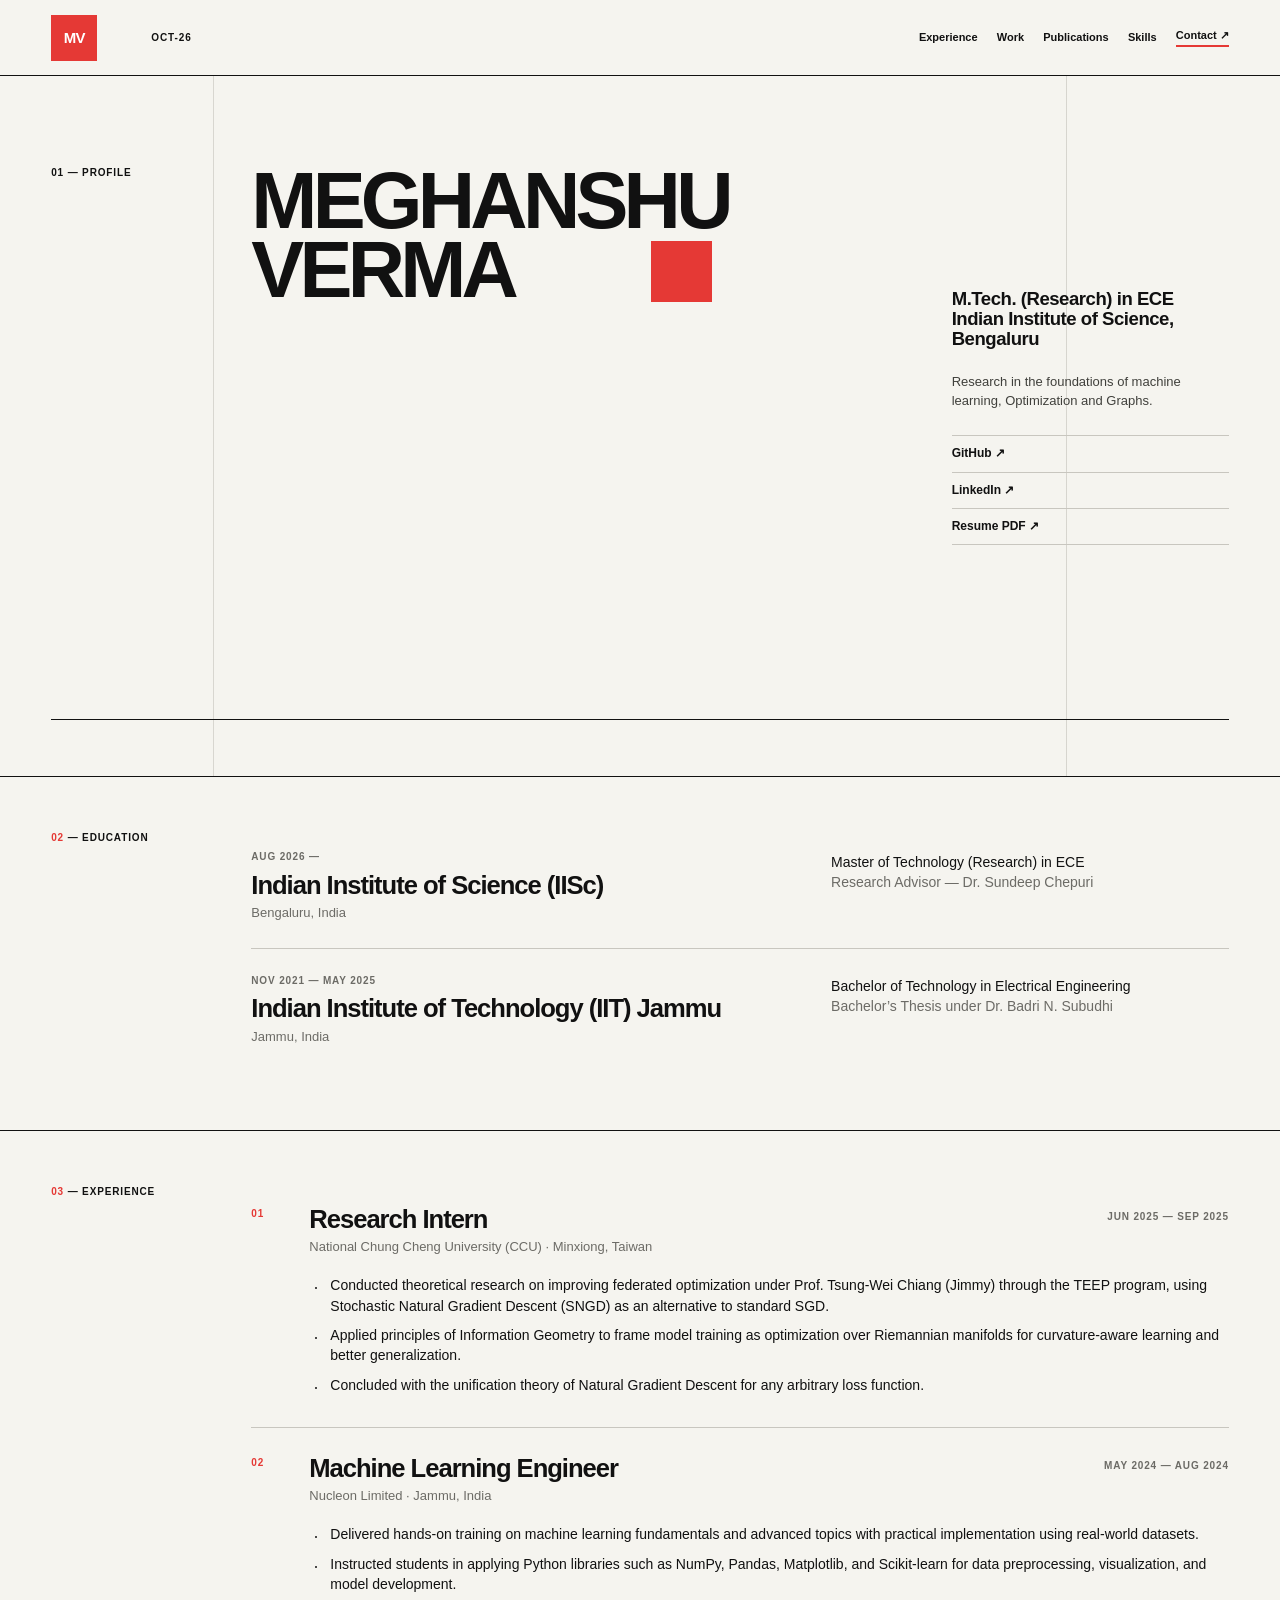
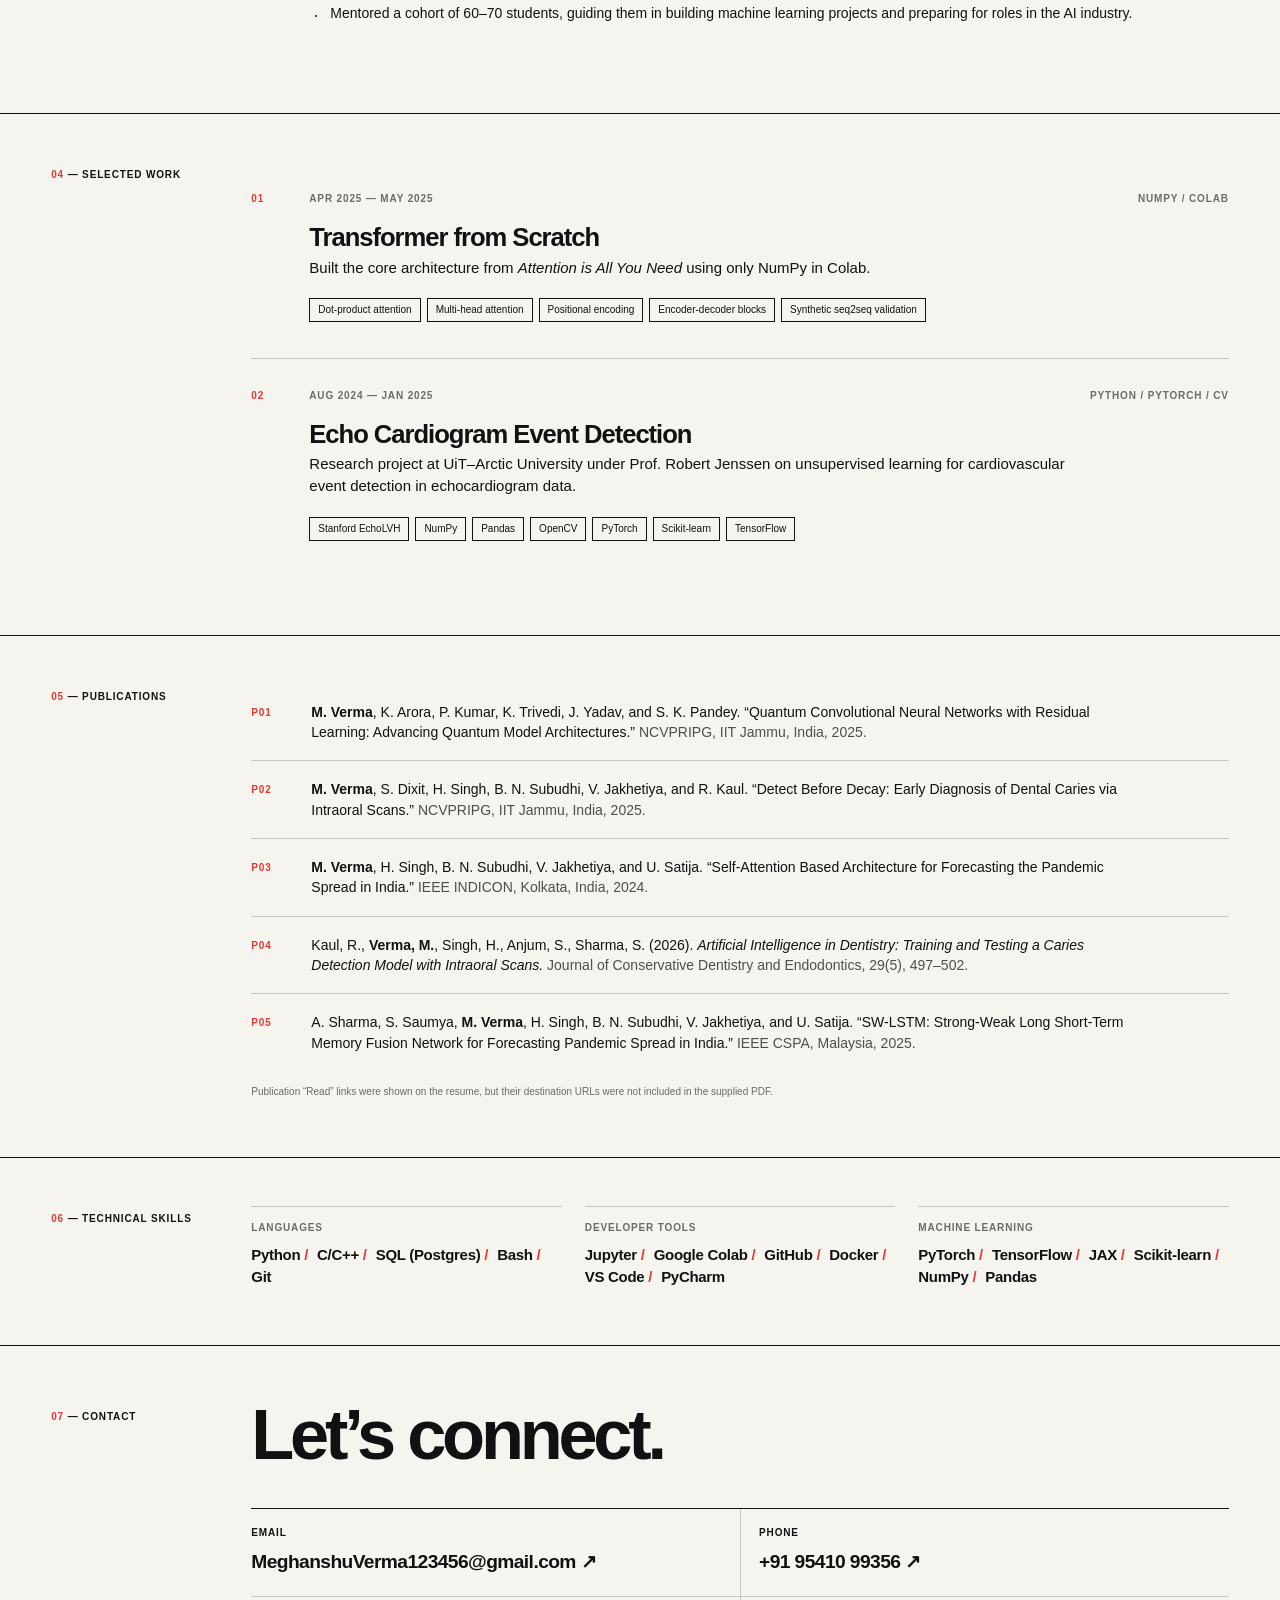
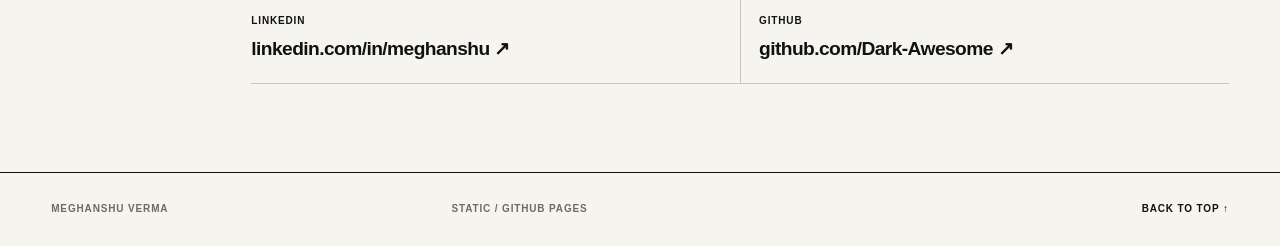
<file: index.html>
<!doctype html>
<html lang="en">
<head>
  <meta charset="utf-8">
  <meta name="viewport" content="width=device-width, initial-scale=1">
  <meta name="theme-color" content="#e5352f">
  <meta name="description" content="Meghanshu Verma — M.Tech. (Research) in ECE at IISc Bengaluru. Research, machine learning, projects, and publications.">
  <title>Meghanshu Verma — AI Research</title>
  <link rel="icon" href="assets/favicon.svg" type="image/svg+xml">
  <link rel="stylesheet" href="styles.css">
</head>
<body>
  <a class="skip-link" href="#main">Skip to content</a>

  <header class="site-header">
    <div class="header-mark" aria-hidden="true">MV</div>
    <div class="header-meta">
      <span>OCT-26</span>
    </div>
    <nav aria-label="Primary navigation">
      <a href="#experience">Experience</a>
      <a href="#work">Work</a>
      <a href="#publications">Publications</a>
      <a href="#skills">Skills</a>
      <a class="nav-contact" href="mailto:MeghanshuVerma123456@gmail.com">Contact ↗</a>
    </nav>
  </header>

  <main id="main">
    <section class="hero section-grid" aria-labelledby="hero-title">
      <div class="hero-kicker label">01 — PROFILE</div>
      <div class="hero-title-wrap">
        <h1 id="hero-title">Meghanshu<br><span>Verma</span></h1>
        <div class="red-block" aria-hidden="true"></div>
      </div>
      <div class="hero-aside">
        <p class="hero-role">M.Tech. (Research) in ECE<br>Indian Institute of Science, Bengaluru</p>
        <p class="hero-note">Research in the foundations of machine learning, Optimization and Graphs.</p>
        <div class="hero-links">
          <a href="https://github.com/Dark-Awesome" target="_blank" rel="noreferrer">GitHub ↗</a>
          <a href="https://linkedin.com/in/meghanshu" target="_blank" rel="noreferrer">LinkedIn ↗</a>
          <a href="assets/resume.pdf" target="_blank" rel="noreferrer">Resume PDF ↗</a>
        </div>
      </div>
      <div class="hero-rule" aria-hidden="true"></div>
    </section>

    <section id="education" class="content-section section-grid">
      <div class="section-label label"><span>02</span> — EDUCATION</div>
      <div class="section-body">
        <article class="timeline-item">
          <div>
            <p class="eyebrow">AUG 2026 —</p>
            <h2>Indian Institute of Science (IISc)</h2>
            <p class="institution">Bengaluru, India</p>
          </div>
          <p>Master of Technology (Research) in ECE<br><span>Research Advisor — Dr. Sundeep Chepuri</span></p>
        </article>
        <article class="timeline-item">
          <div>
            <p class="eyebrow">NOV 2021 — MAY 2025</p>
            <h2>Indian Institute of Technology (IIT) Jammu</h2>
            <p class="institution">Jammu, India</p>
          </div>
          <p>Bachelor of Technology in Electrical Engineering<br><span>Bachelor’s Thesis under Dr. Badri N. Subudhi</span></p>
        </article>
      </div>
    </section>

    <section id="experience" class="content-section section-grid">
      <div class="section-label label"><span>03</span> — EXPERIENCE</div>
      <div class="section-body">
        <article class="experience-card">
          <div class="item-index">01</div>
          <div class="item-main">
            <div class="item-head">
              <div>
                <h2>Research Intern</h2>
                <p class="institution">National Chung Cheng University (CCU) · Minxiong, Taiwan</p>
              </div>
              <p class="date">JUN 2025 — SEP 2025</p>
            </div>
            <ul>
              <li>Conducted theoretical research on improving federated optimization under Prof. Tsung-Wei Chiang (Jimmy) through the TEEP program, using Stochastic Natural Gradient Descent (SNGD) as an alternative to standard SGD.</li>
              <li>Applied principles of Information Geometry to frame model training as optimization over Riemannian manifolds for curvature-aware learning and better generalization.</li>
              <li>Concluded with the unification theory of Natural Gradient Descent for any arbitrary loss function.</li>
            </ul>
          </div>
        </article>

        <article class="experience-card">
          <div class="item-index">02</div>
          <div class="item-main">
            <div class="item-head">
              <div>
                <h2>Machine Learning Engineer</h2>
                <p class="institution">Nucleon Limited · Jammu, India</p>
              </div>
              <p class="date">MAY 2024 — AUG 2024</p>
            </div>
            <ul>
              <li>Delivered hands-on training on machine learning fundamentals and advanced topics with practical implementation using real-world datasets.</li>
              <li>Instructed students in applying Python libraries such as NumPy, Pandas, Matplotlib, and Scikit-learn for data preprocessing, visualization, and model development.</li>
              <li>Mentored a cohort of 60–70 students, guiding them in building machine learning projects and preparing for roles in the AI industry.</li>
            </ul>
          </div>
        </article>
      </div>
    </section>

    <section id="work" class="content-section section-grid">
      <div class="section-label label"><span>04</span> — SELECTED WORK</div>
      <div class="section-body project-list">
        <article class="project-card">
          <div class="project-number">01</div>
          <div class="project-content">
            <div class="project-topline">
              <p class="eyebrow">APR 2025 — MAY 2025</p>
              <span class="tag">NUMPY / COLAB</span>
            </div>
            <h2>Transformer from Scratch</h2>
            <p>Built the core architecture from <em>Attention is All You Need</em> using only NumPy in Colab.</p>
            <div class="project-details">
              <span>Dot-product attention</span>
              <span>Multi-head attention</span>
              <span>Positional encoding</span>
              <span>Encoder-decoder blocks</span>
              <span>Synthetic seq2seq validation</span>
            </div>
          </div>
        </article>

        <article class="project-card">
          <div class="project-number">02</div>
          <div class="project-content">
            <div class="project-topline">
              <p class="eyebrow">AUG 2024 — JAN 2025</p>
              <span class="tag">PYTHON / PYTORCH / CV</span>
            </div>
            <h2>Echo Cardiogram Event Detection</h2>
            <p>Research project at UiT–Arctic University under Prof. Robert Jenssen on unsupervised learning for cardiovascular event detection in echocardiogram data.</p>
            <div class="project-details">
              <span>Stanford EchoLVH</span>
              <span>NumPy</span>
              <span>Pandas</span>
              <span>OpenCV</span>
              <span>PyTorch</span>
              <span>Scikit-learn</span>
              <span>TensorFlow</span>
            </div>
          </div>
        </article>
      </div>
    </section>

    <section id="publications" class="content-section section-grid">
      <div class="section-label label"><span>05</span> — PUBLICATIONS</div>
      <div class="section-body publications-list">
        <article class="publication">
          <span class="pub-id">P01</span>
          <p><strong>M. Verma</strong>, K. Arora, P. Kumar, K. Trivedi, J. Yadav, and S. K. Pandey. “Quantum Convolutional Neural Networks with Residual Learning: Advancing Quantum Model Architectures.” <span>NCVPRIPG, IIT Jammu, India, 2025.</span></p>
        </article>
        <article class="publication">
          <span class="pub-id">P02</span>
          <p><strong>M. Verma</strong>, S. Dixit, H. Singh, B. N. Subudhi, V. Jakhetiya, and R. Kaul. “Detect Before Decay: Early Diagnosis of Dental Caries via Intraoral Scans.” <span>NCVPRIPG, IIT Jammu, India, 2025.</span></p>
        </article>
        <article class="publication">
          <span class="pub-id">P03</span>
          <p><strong>M. Verma</strong>, H. Singh, B. N. Subudhi, V. Jakhetiya, and U. Satija. “Self-Attention Based Architecture for Forecasting the Pandemic Spread in India.” <span>IEEE INDICON, Kolkata, India, 2024.</span></p>
        </article>
        <article class="publication">
          <span class="pub-id">P04</span>
          <p>Kaul, R., <strong>Verma, M.</strong>, Singh, H., Anjum, S., Sharma, S. (2026). <em>Artificial Intelligence in Dentistry: Training and Testing a Caries Detection Model with Intraoral Scans.</em> <span>Journal of Conservative Dentistry and Endodontics, 29(5), 497–502.</span></p>
        </article>
        <article class="publication">
          <span class="pub-id">P05</span>
          <p>A. Sharma, S. Saumya, <strong>M. Verma</strong>, H. Singh, B. N. Subudhi, V. Jakhetiya, and U. Satija. “SW-LSTM: Strong-Weak Long Short-Term Memory Fusion Network for Forecasting Pandemic Spread in India.” <span>IEEE CSPA, Malaysia, 2025.</span></p>
        </article>
        <p class="link-note">Publication “Read” links were shown on the resume, but their destination URLs were not included in the supplied PDF.</p>
      </div>
    </section>

    <section id="skills" class="content-section section-grid">
      <div class="section-label label"><span>06</span> — TECHNICAL SKILLS</div>
      <div class="section-body skills-layout">
        <div class="skill-group">
          <p class="eyebrow">LANGUAGES</p>
          <div class="skill-cloud"><span>Python</span><span>C/C++</span><span>SQL (Postgres)</span><span>Bash</span><span>Git</span></div>
        </div>
        <div class="skill-group">
          <p class="eyebrow">DEVELOPER TOOLS</p>
          <div class="skill-cloud"><span>Jupyter</span><span>Google Colab</span><span>GitHub</span><span>Docker</span><span>VS Code</span><span>PyCharm</span></div>
        </div>
        <div class="skill-group">
          <p class="eyebrow">MACHINE LEARNING</p>
          <div class="skill-cloud"><span>PyTorch</span><span>TensorFlow</span><span>JAX</span><span>Scikit-learn</span><span>NumPy</span><span>Pandas</span></div>
        </div>
      </div>
    </section>

    <section id="contact" class="contact-section section-grid">
      <div class="section-label label"><span>07</span> — CONTACT</div>
      <div class="contact-body">
        <h2>Let’s connect.</h2>
        <div class="contact-grid">
          <a href="mailto:MeghanshuVerma123456@gmail.com">
            <span class="contact-label">EMAIL</span>
            <span class="contact-value">MeghanshuVerma123456@gmail.com ↗</span>
          </a>
          <a href="tel:+919541099356">
            <span class="contact-label">PHONE</span>
            <span class="contact-value">+91 95410 99356 ↗</span>
          </a>
          <a href="https://linkedin.com/in/meghanshu" target="_blank" rel="noreferrer">
            <span class="contact-label">LINKEDIN</span>
            <span class="contact-value">linkedin.com/in/meghanshu ↗</span>
          </a>
          <a href="https://github.com/Dark-Awesome" target="_blank" rel="noreferrer">
            <span class="contact-label">GITHUB</span>
            <span class="contact-value">github.com/Dark-Awesome ↗</span>
          </a>
        </div>
      </div>
    </section>
  </main>

  <footer class="site-footer section-grid">
    <span>MEGHANSHU VERMA</span>
    <span>STATIC / GITHUB PAGES</span>
    <a href="#main">BACK TO TOP ↑</a>
  </footer>

  <script src="script.js"></script>
</body>
</html>
</file>
<file: styles.css>
:root {
  --paper: #f5f4ef;
  --ink: #111;
  --muted: #6c6b66;
  --line: #c8c6bf;
  --red: #e53935;
  --max: 1320px;
  --gutter: clamp(20px, 4vw, 56px);
  --grid: 12;
  --col-gap: clamp(14px, 1.8vw, 28px);
}

* { box-sizing: border-box; }

html { scroll-behavior: smooth; }

body {
  margin: 0;
  background: var(--paper);
  color: var(--ink);
  font-family: "Helvetica Neue", Helvetica, Arial, sans-serif;
  line-height: 1.45;
  text-rendering: optimizeLegibility;
  overflow-x: hidden;
}

::selection {
  background: var(--red);
  color: #fff;
}

a { color: inherit; }

.skip-link {
  position: fixed;
  top: 10px;
  left: 10px;
  z-index: 20;
  transform: translateY(-140%);
  background: var(--ink);
  color: var(--paper);
  padding: 10px 14px;
  text-decoration: none;
  font-size: 12px;
  font-weight: 700;
}

.skip-link:focus {
  transform: translateY(0);
}

.site-header,
.section-grid,
.site-footer {
  width: min(100%, var(--max));
  margin-inline: auto;
  padding-inline: var(--gutter);
}

.site-header,
.section-grid,
.site-footer {
  display: grid;
  grid-template-columns: repeat(12, minmax(0, 1fr));
  column-gap: var(--col-gap);
}

.site-header {
  min-height: 76px;
  align-items: center;
  border-bottom: 1px solid var(--ink);
}

.header-mark {
  grid-column: 1;
  width: 46px;
  height: 46px;
  display: grid;
  place-items: center;
  background: var(--red);
  color: #fff;
  font-size: 15px;
  font-weight: 800;
  letter-spacing: -.05em;
}

.header-meta {
  grid-column: 2 / 7;
  display: flex;
  gap: 20px;
  flex-wrap: wrap;
  font-size: 10px;
  font-weight: 800;
  letter-spacing: .09em;
  line-height: 1.2;
}

.site-header nav {
  grid-column: 7 / -1;
  display: flex;
  justify-content: flex-end;
  align-items: center;
  gap: clamp(12px, 1.5vw, 22px);
  flex-wrap: wrap;
  font-size: 11px;
  font-weight: 700;
}

.site-header nav a {
  text-decoration: none;
}

.site-header nav a:hover,
.site-header nav a:focus-visible {
  text-decoration: underline;
  text-underline-offset: 4px;
}

.nav-contact {
  border-bottom: 2px solid var(--red);
  padding-bottom: 2px;
}

/* Shared grid */

.section-grid {
  position: relative;
}

.section-label {
  grid-column: 1 / 3;
  align-self: start;
  padding-top: 6px;
}

.section-label span {
  color: var(--red);
}

.section-body {
  grid-column: 3 / 13;
  min-width: 0;
}

.label,
.eyebrow,
.tag,
.contact-label,
.site-footer,
.date,
.item-index,
.project-number,
.pub-id {
  font-size: 10px;
  font-weight: 800;
  letter-spacing: .085em;
  text-transform: uppercase;
}

/* Hero */

.hero {
  min-height: 700px;
  padding-top: clamp(56px, 7vw, 96px);
  padding-bottom: 56px;
  align-items: start;
  background-image:
    linear-gradient(
      to right,
      transparent calc(16.666% - .5px),
      var(--line) 16.666%,
      transparent calc(16.666% + .5px)
    ),
    linear-gradient(
      to right,
      transparent calc(83.333% - .5px),
      var(--line) 83.333%,
      transparent calc(83.333% + .5px)
    );
  background-size: 100% 100%;
  background-repeat: no-repeat;
}

.hero-kicker {
  grid-column: 1 / 3;
}

.hero-title-wrap {
  grid-column: 3 / 10;
  position: relative;
  z-index: 1;
}

/* MAIN NAME — REDUCED SIZE */

.hero h1 {
  margin: 0;
  max-width: none;
  font-size: clamp(52px, 6.2vw, 92px);
  line-height: .88;
  letter-spacing: -.06em;
  font-weight: 800;
  text-transform: uppercase;
}

.hero h1 span {
  display: block;
}

.red-block {
  width: clamp(38px, 4.8vw, 76px);
  aspect-ratio: 1;
  position: absolute;
  left: 59%;
  top: 54%;
  background: var(--red);
  z-index: -1;
}

.hero-aside {
  grid-column: 10 / 13;
  align-self: end;
  padding-bottom: 2px;
  position: relative;
  z-index: 2;
}

.hero-role {
  margin: 0 0 24px;
  max-width: 300px;
  font-size: clamp(17px, 1.45vw, 22px);
  line-height: 1.08;
  font-weight: 800;
  letter-spacing: -.025em;
}

.hero-note {
  max-width: 295px;
  margin: 0 0 24px;
  color: #40403c;
  font-size: 13px;
}

.hero-links {
  display: grid;
  max-width: 295px;
}

.hero-links a {
  display: flex;
  justify-content: space-between;
  gap: 15px;
  padding: 9px 0;
  border-top: 1px solid var(--line);
  text-decoration: none;
  font-size: 12px;
  font-weight: 700;
}

.hero-links a:last-child {
  border-bottom: 1px solid var(--line);
}

.hero-links a:hover,
.hero-links a:focus-visible {
  padding-left: 6px;
  padding-right: 6px;
  background: rgba(229, 57, 53, .08);
}

.hero-rule {
  grid-column: 1 / 13;
  align-self: end;
  height: 1px;
  background: var(--ink);
  margin-top: 48px;
}

/* Sections */

.content-section,
.contact-section {
  border-top: 1px solid var(--ink);
}

.content-section {
  padding-top: 48px;
  padding-bottom: 58px;
}

.timeline-item,
.experience-card,
.project-card,
.publication {
  border-top: 1px solid var(--line);
}

.timeline-item:first-child,
.experience-card:first-child,
.project-card:first-child,
.publication:first-child {
  border-top: 0;
}

.timeline-item {
  display: grid;
  grid-template-columns: 7fr 5fr;
  column-gap: var(--col-gap);
  padding: 25px 0;
}

.timeline-item h2,
.experience-card h2,
.project-card h2 {
  margin: 0 0 6px;
  font-size: clamp(21px, 2vw, 29px);
  line-height: 1;
  letter-spacing: -.04em;
}

.timeline-item > p {
  margin: 2px 0 0;
  font-size: 14px;
}

.timeline-item > p span,
.institution {
  color: var(--muted);
}

.institution {
  margin: 0;
  font-size: 13px;
}

.eyebrow {
  margin: 0 0 8px;
  color: var(--muted);
}

.experience-card {
  display: grid;
  grid-template-columns: 36px 1fr;
  column-gap: 22px;
  padding: 28px 0 32px;
}

.item-index,
.project-number {
  color: var(--red);
}

.item-head {
  display: flex;
  justify-content: space-between;
  align-items: flex-start;
  gap: 24px;
  margin-bottom: 18px;
}

.date {
  margin: 3px 0 0;
  white-space: nowrap;
  color: var(--muted);
}

ul {
  margin: 0;
  padding-left: 17px;
}

li {
  padding-left: 4px;
  margin-bottom: 9px;
  font-size: 14px;
}

li:last-child {
  margin-bottom: 0;
}

li::marker {
  font-size: 8px;
}

.project-list {
  display: block;
}

.project-card {
  display: grid;
  grid-template-columns: 36px 1fr;
  column-gap: 22px;
  padding: 30px 0 36px;
}

.project-topline {
  display: flex;
  justify-content: space-between;
  align-items: baseline;
  gap: 16px;
  margin-bottom: 10px;
}

.tag {
  color: var(--muted);
  text-align: right;
}

.project-content > p {
  max-width: 760px;
  margin: 0 0 20px;
  font-size: 15px;
}

.project-details {
  display: flex;
  flex-wrap: wrap;
  gap: 6px;
}

.project-details span {
  border: 1px solid var(--ink);
  padding: 5px 8px;
  font-size: 10px;
  line-height: 1.2;
}

.publication {
  display: grid;
  grid-template-columns: 38px 1fr;
  column-gap: 22px;
  padding: 18px 0;
}

.publication p {
  max-width: 820px;
  margin: 0;
  font-size: 14px;
}

.publication p span {
  color: #4e4e4a;
}

.pub-id {
  color: var(--red);
  padding-top: 4px;
}

.link-note {
  margin: 14px 0 0;
  color: var(--muted);
  font-size: 10px;
}

.skills-layout {
  display: grid;
  grid-template-columns: repeat(3, minmax(0, 1fr));
  gap: var(--col-gap);
}

.skill-group {
  border-top: 1px solid var(--line);
  padding-top: 14px;
  min-width: 0;
}

.skill-cloud {
  display: flex;
  flex-wrap: wrap;
  gap: 0 9px;
}

.skill-cloud span {
  font-size: 15px;
  font-weight: 700;
  letter-spacing: -.02em;
  line-height: 1.45;
}

.skill-cloud span:not(:last-child)::after {
  content: " /";
  color: var(--red);
}

/* Contact */

.contact-section {
  padding-top: 58px;
  padding-bottom: 88px;
}

.contact-body {
  grid-column: 3 / 13;
}

.contact-body h2 {
  margin: 0 0 42px;
  font-size: clamp(50px, 5.5vw, 82px);
  line-height: .88;
  letter-spacing: -.06em;
}

.contact-grid {
  display: grid;
  grid-template-columns: repeat(2, minmax(0, 1fr));
  border-top: 1px solid var(--ink);
}

.contact-grid a {
  display: grid;
  gap: 7px;
  min-width: 0;
  padding: 17px 18px 20px 0;
  border-bottom: 1px solid var(--line);
  text-decoration: none;
}

.contact-grid a:nth-child(even) {
  padding-left: 18px;
  border-left: 1px solid var(--line);
}

.contact-grid a:hover .contact-value {
  text-decoration: underline;
  text-underline-offset: 5px;
}

.contact-value {
  max-width: 100%;
  overflow-wrap: anywhere;
  font-size: clamp(16px, 1.5vw, 22px);
  font-weight: 700;
  letter-spacing: -.03em;
}

/* Footer */

.site-footer {
  min-height: 74px;
  align-items: center;
  border-top: 1px solid var(--ink);
  color: var(--muted);
}

.site-footer span:first-child {
  grid-column: 1 / 5;
}

.site-footer span:nth-child(2) {
  grid-column: 5 / 9;
}

.site-footer a {
  grid-column: 9 / 13;
  justify-self: end;
  color: var(--ink);
  text-decoration: none;
}

.site-footer a:hover {
  text-decoration: underline;
  text-underline-offset: 4px;
}

/* Tablet */

@media (max-width: 980px) {
  :root {
    --gutter: clamp(20px, 3vw, 34px);
  }

  .header-meta {
    grid-column: 2 / 8;
  }

  .site-header nav {
    grid-column: 8 / 13;
  }

  .hero-title-wrap {
    grid-column: 3 / 10;
  }

  .hero-aside {
    grid-column: 10 / 13;
  }

  .hero h1 {
    font-size: clamp(48px, 8vw, 78px);
  }

  .section-label {
    grid-column: 1 / 3;
  }

  .section-body,
  .contact-body {
    grid-column: 3 / 13;
  }

  .timeline-item {
    grid-template-columns: 1fr;
    row-gap: 12px;
  }

  .skills-layout {
    grid-template-columns: 1fr;
  }
}

/* Mobile */

@media (max-width: 720px) {
  :root {
    --gutter: 18px;
    --col-gap: 14px;
  }

  .site-header {
    min-height: 68px;
    grid-template-columns: 44px 1fr;
    row-gap: 12px;
    padding-top: 14px;
    padding-bottom: 14px;
  }

  .header-mark {
    width: 40px;
    height: 40px;
  }

  .header-meta {
    grid-column: 2 / 13;
    font-size: 9px;
    gap: 9px;
  }

  .site-header nav {
    grid-column: 1 / 13;
    justify-content: flex-start;
    gap: 12px;
    font-size: 10px;
  }

  .section-grid {
    display: block;
  }

  .hero {
    min-height: auto;
    padding-top: 42px;
    padding-bottom: 44px;
    background: none;
  }

  .hero-kicker {
    margin-bottom: 48px;
  }

  .hero-title-wrap {
    margin: 0;
  }

  .hero h1 {
    font-size: clamp(48px, 16vw, 82px);
  }

  .red-block {
    left: 61%;
    top: 57%;
    width: clamp(38px, 12vw, 62px);
  }

  .hero-aside {
    margin-top: 56px;
    padding: 0 0 0 22%;
  }

  .hero-role,
  .hero-note,
  .hero-links {
    max-width: none;
  }

  .hero-rule {
    margin-top: 46px;
  }

  .content-section {
    padding-top: 34px;
    padding-bottom: 44px;
  }

  .section-label {
    margin-bottom: 20px;
    padding-top: 0;
  }

  .timeline-item,
  .experience-card,
  .project-card,
  .publication {
    grid-template-columns: 1fr;
    row-gap: 11px;
  }

  .experience-card,
  .project-card {
    padding: 22px 0 28px;
  }

  .item-head,
  .project-topline {
    display: block;
  }

  .date {
    margin-top: 9px;
  }

  .tag {
    display: block;
    margin-top: 3px;
    text-align: left;
  }

  .publication {
    padding: 16px 0;
  }

  .publication p {
    font-size: 13px;
  }

  .skills-layout {
    gap: 28px;
  }

  .contact-section {
    padding-top: 44px;
    padding-bottom: 62px;
  }

  .contact-body h2 {
    margin-bottom: 30px;
    font-size: clamp(44px, 13vw, 68px);
  }

  .contact-grid {
    grid-template-columns: 1fr;
  }

  .contact-grid a,
  .contact-grid a:nth-child(even) {
    padding: 16px 0 18px;
    border-left: 0;
  }

  .site-footer {
    display: flex;
    flex-wrap: wrap;
    align-items: center;
    gap: 8px 18px;
    padding-top: 17px;
    padding-bottom: 17px;
  }

  .site-footer span:first-child,
  .site-footer span:nth-child(2),
  .site-footer a {
    grid-column: auto;
  }

  .site-footer a {
    margin-left: auto;
  }
}

@media (prefers-reduced-motion: reduce) {
  html {
    scroll-behavior: auto;
  }
}
</file>
